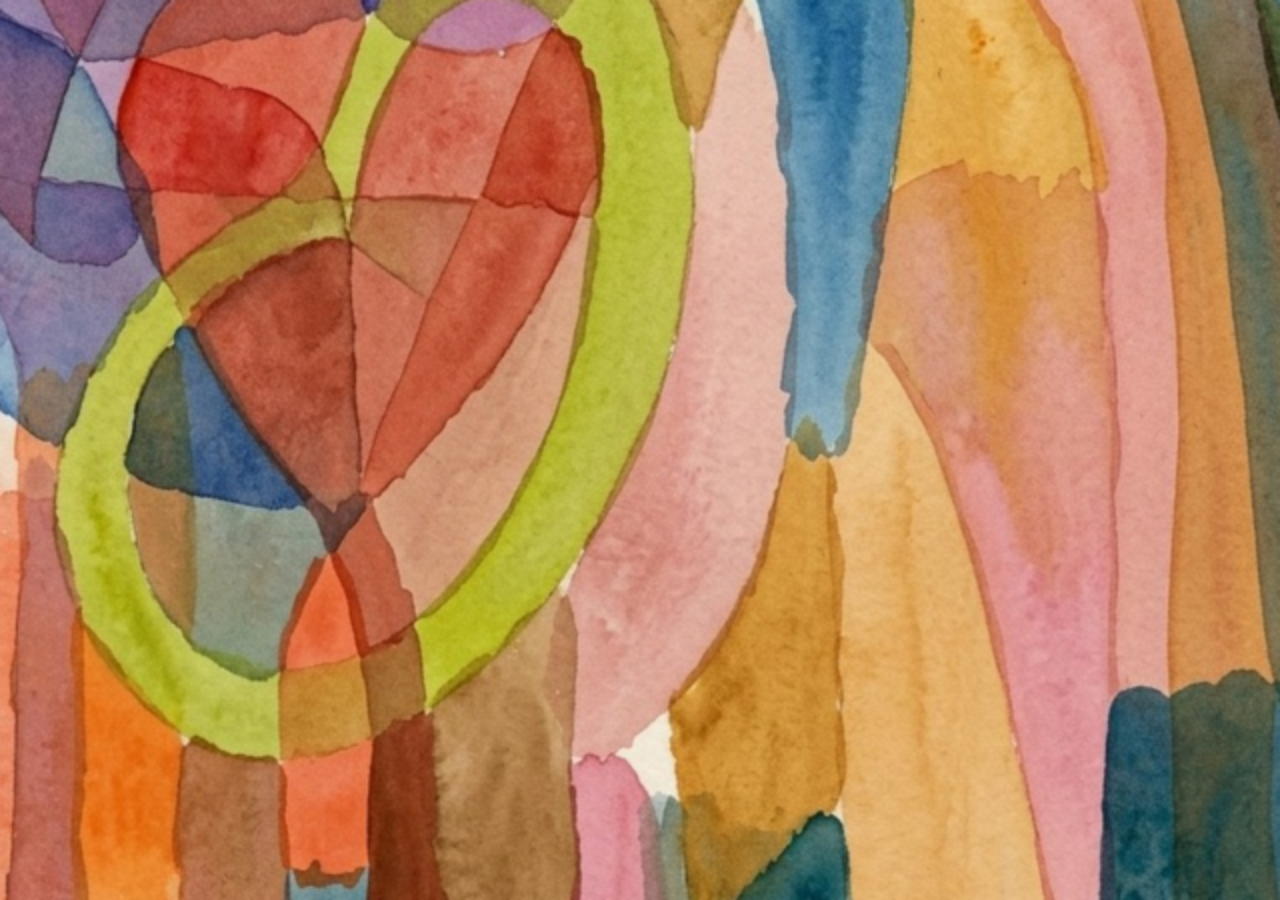
<file: p5js/index.html>
<!DOCTYPE html>
<html lang="en">
  <head>
    <meta charset="utf-8" />
    <meta name="viewport" content="width=device-width, initial-scale=1.0" />
    <title>MDS221 Interactive Artwork</title>
    <link rel="stylesheet" href="./style.css" />
    <script src="./lib/p5.min.js"></script>
  </head>
  <body>
    <main>
      <div id="canvas-container"></div>
    </main>
    <script>window.APP_SECRETS = window.APP_SECRETS || {};</script>
    <script src="./sketch.js"></script>
  </body>
</html>
</file>
<file: p5js/style.css>
* {
  box-sizing: border-box;
}

body {
  margin: 0;
  width: 100vw;
  height: 100vh;
  overflow: hidden;
  background: #111;
  color: #f1f1f1;
  font-family: Arial, sans-serif;
}

html {
  width: 100%;
  height: 100%;
}

main {
  position: fixed;
  inset: 0;
}

#canvas-container {
  width: 100%;
  height: 100%;
}

#canvas-container canvas {
  display: block;
  width: 100% !important;
  height: 100% !important;
}
</file>
